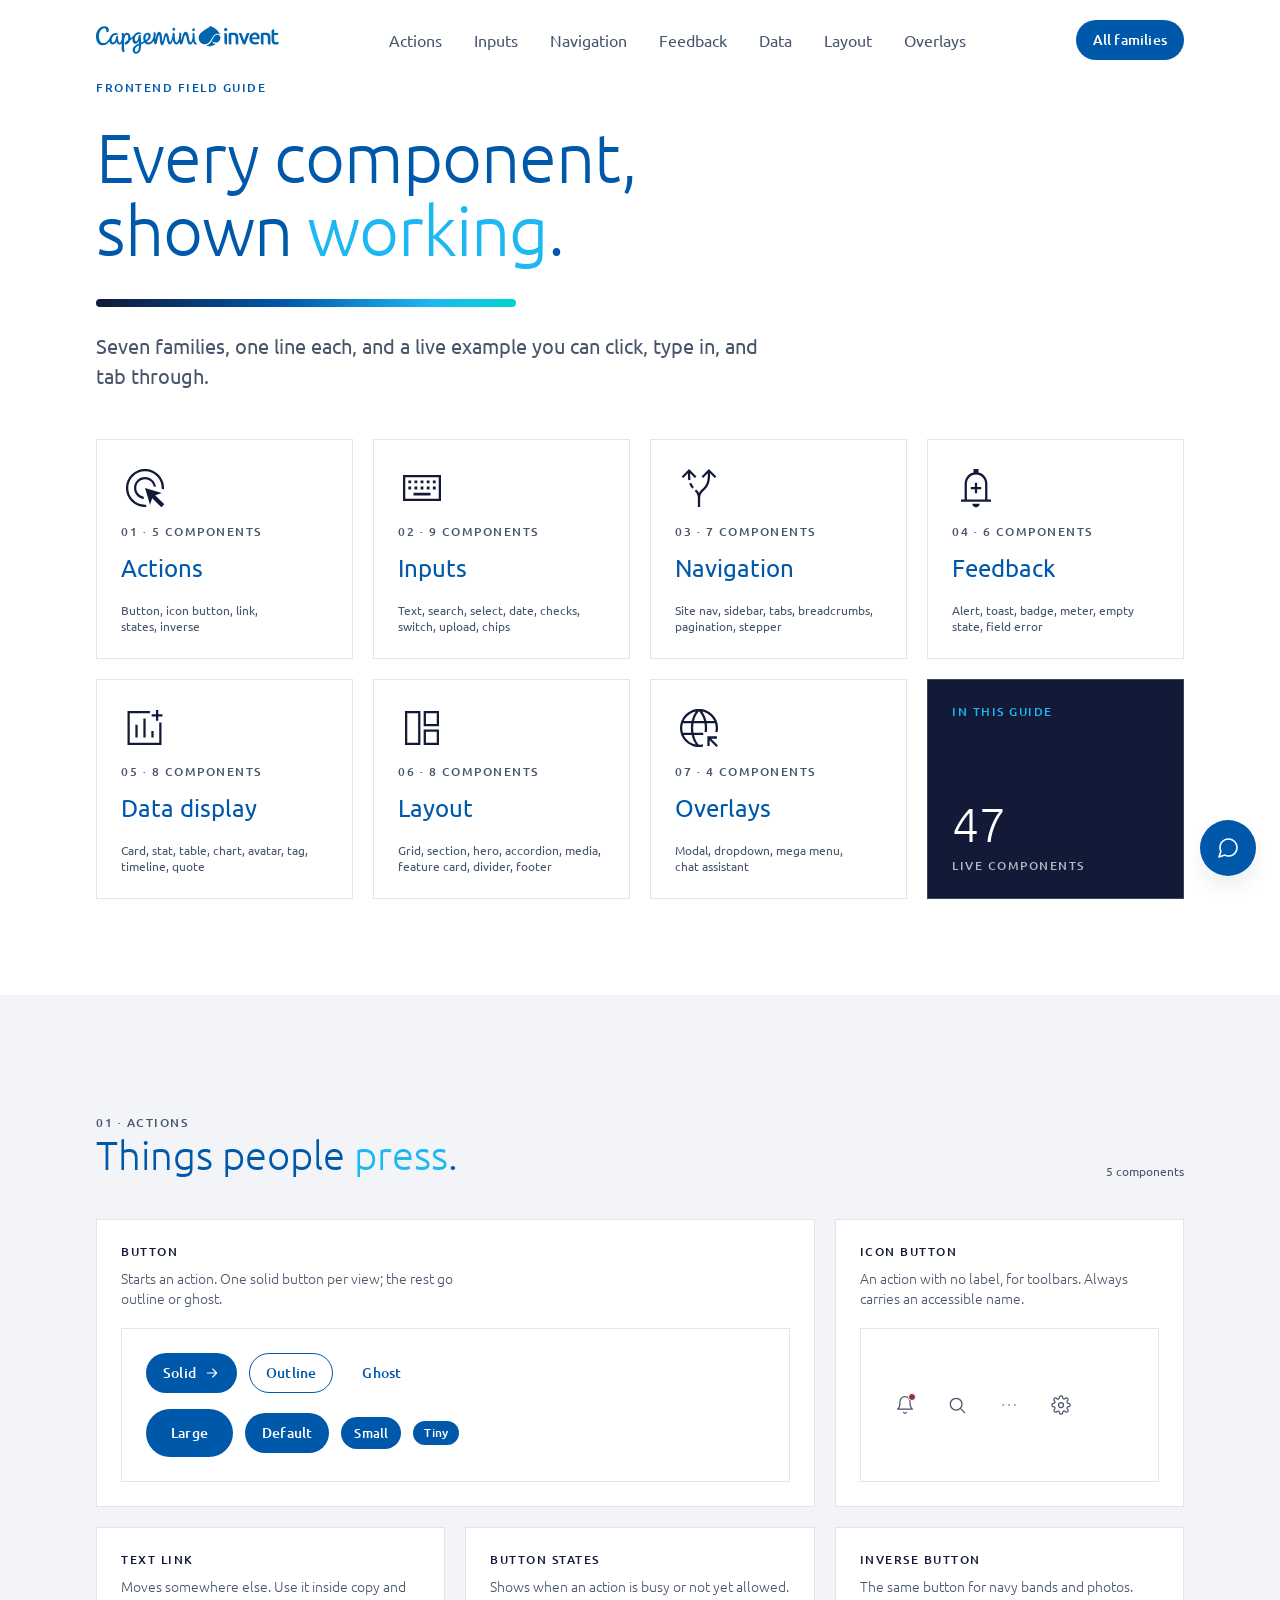
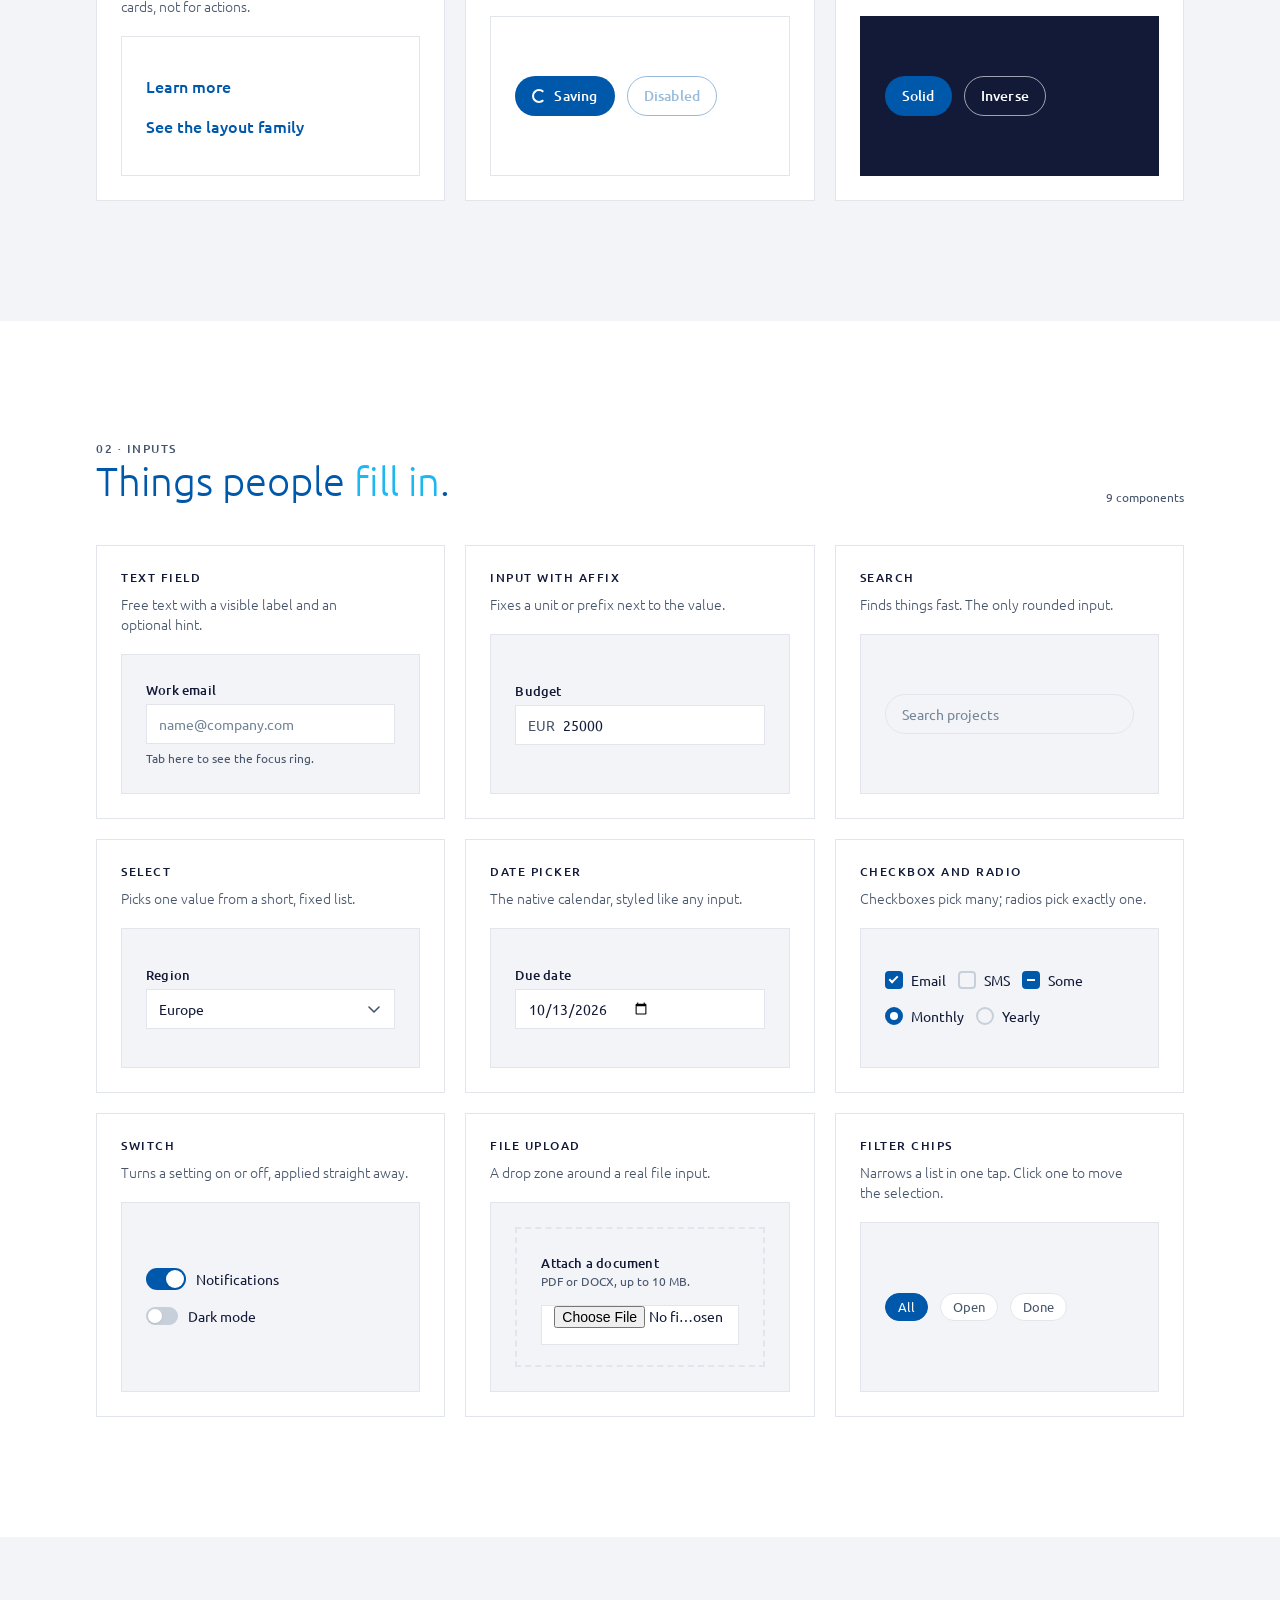
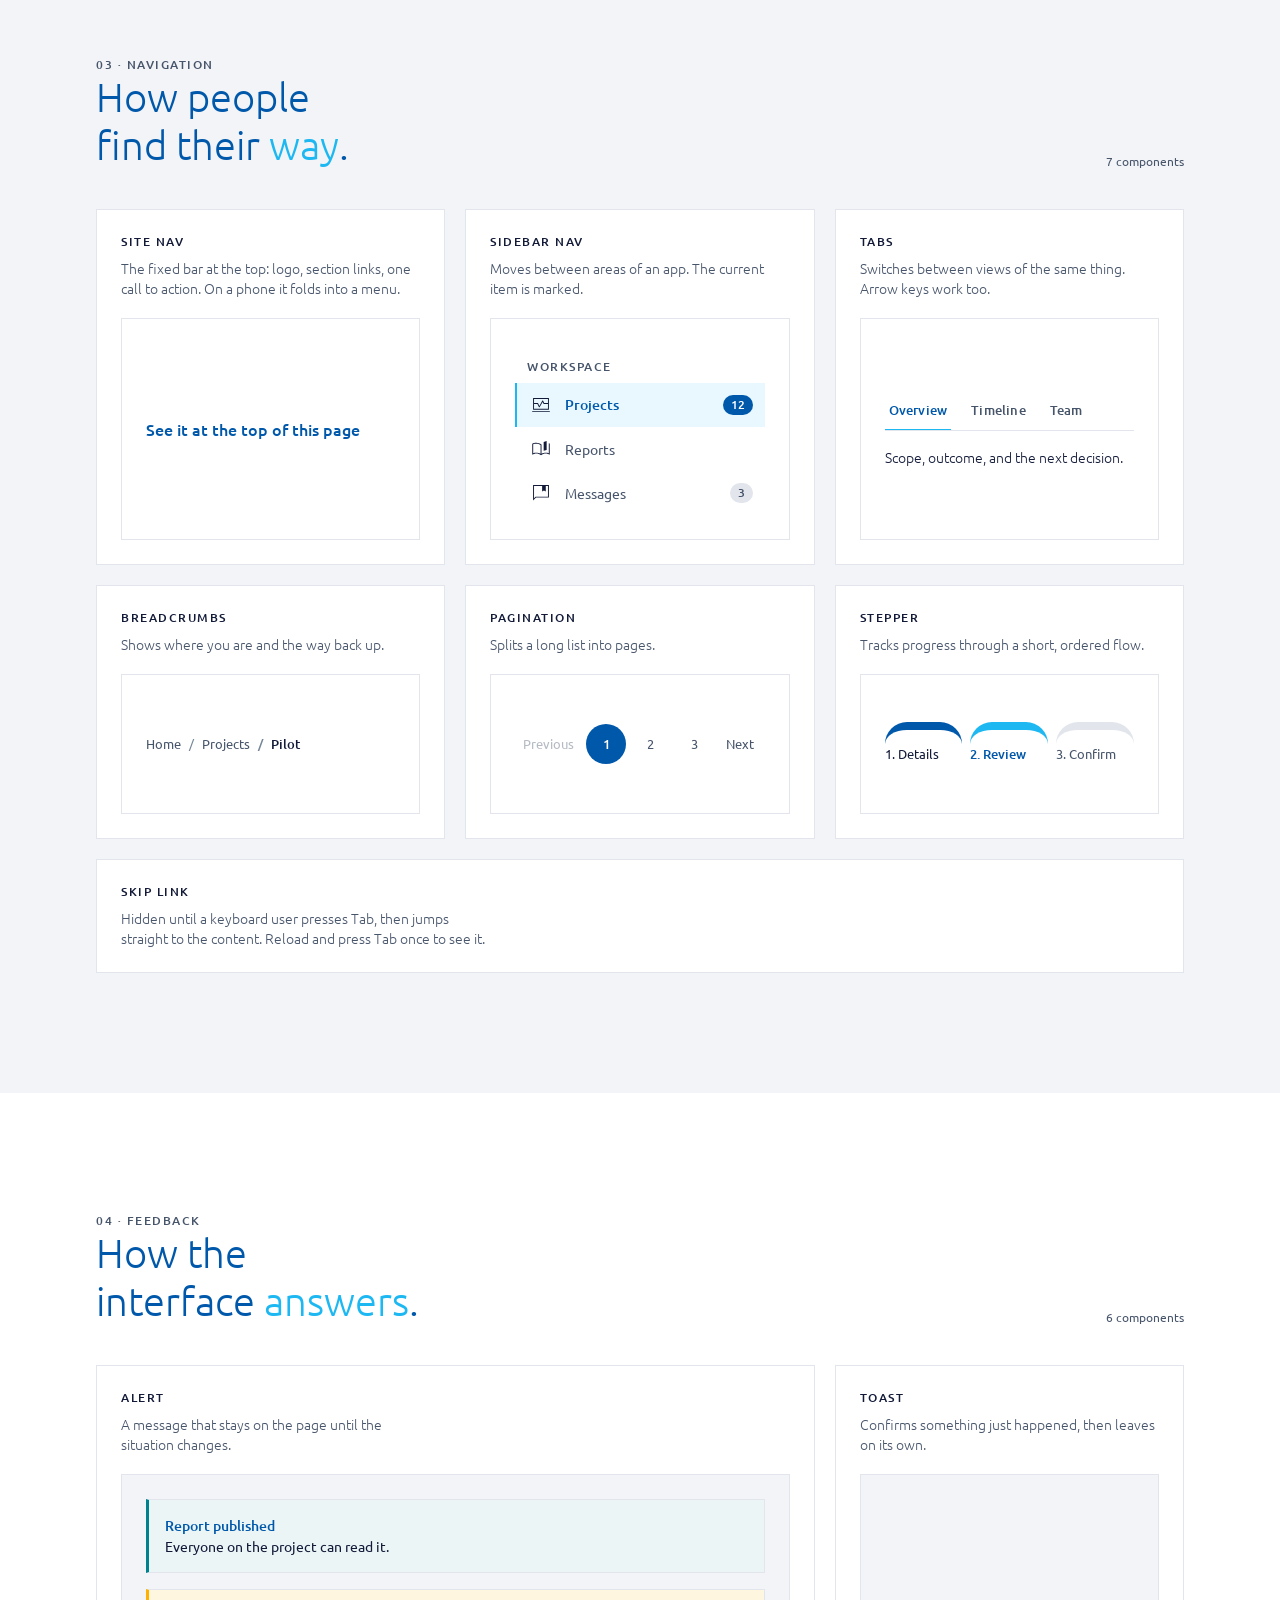
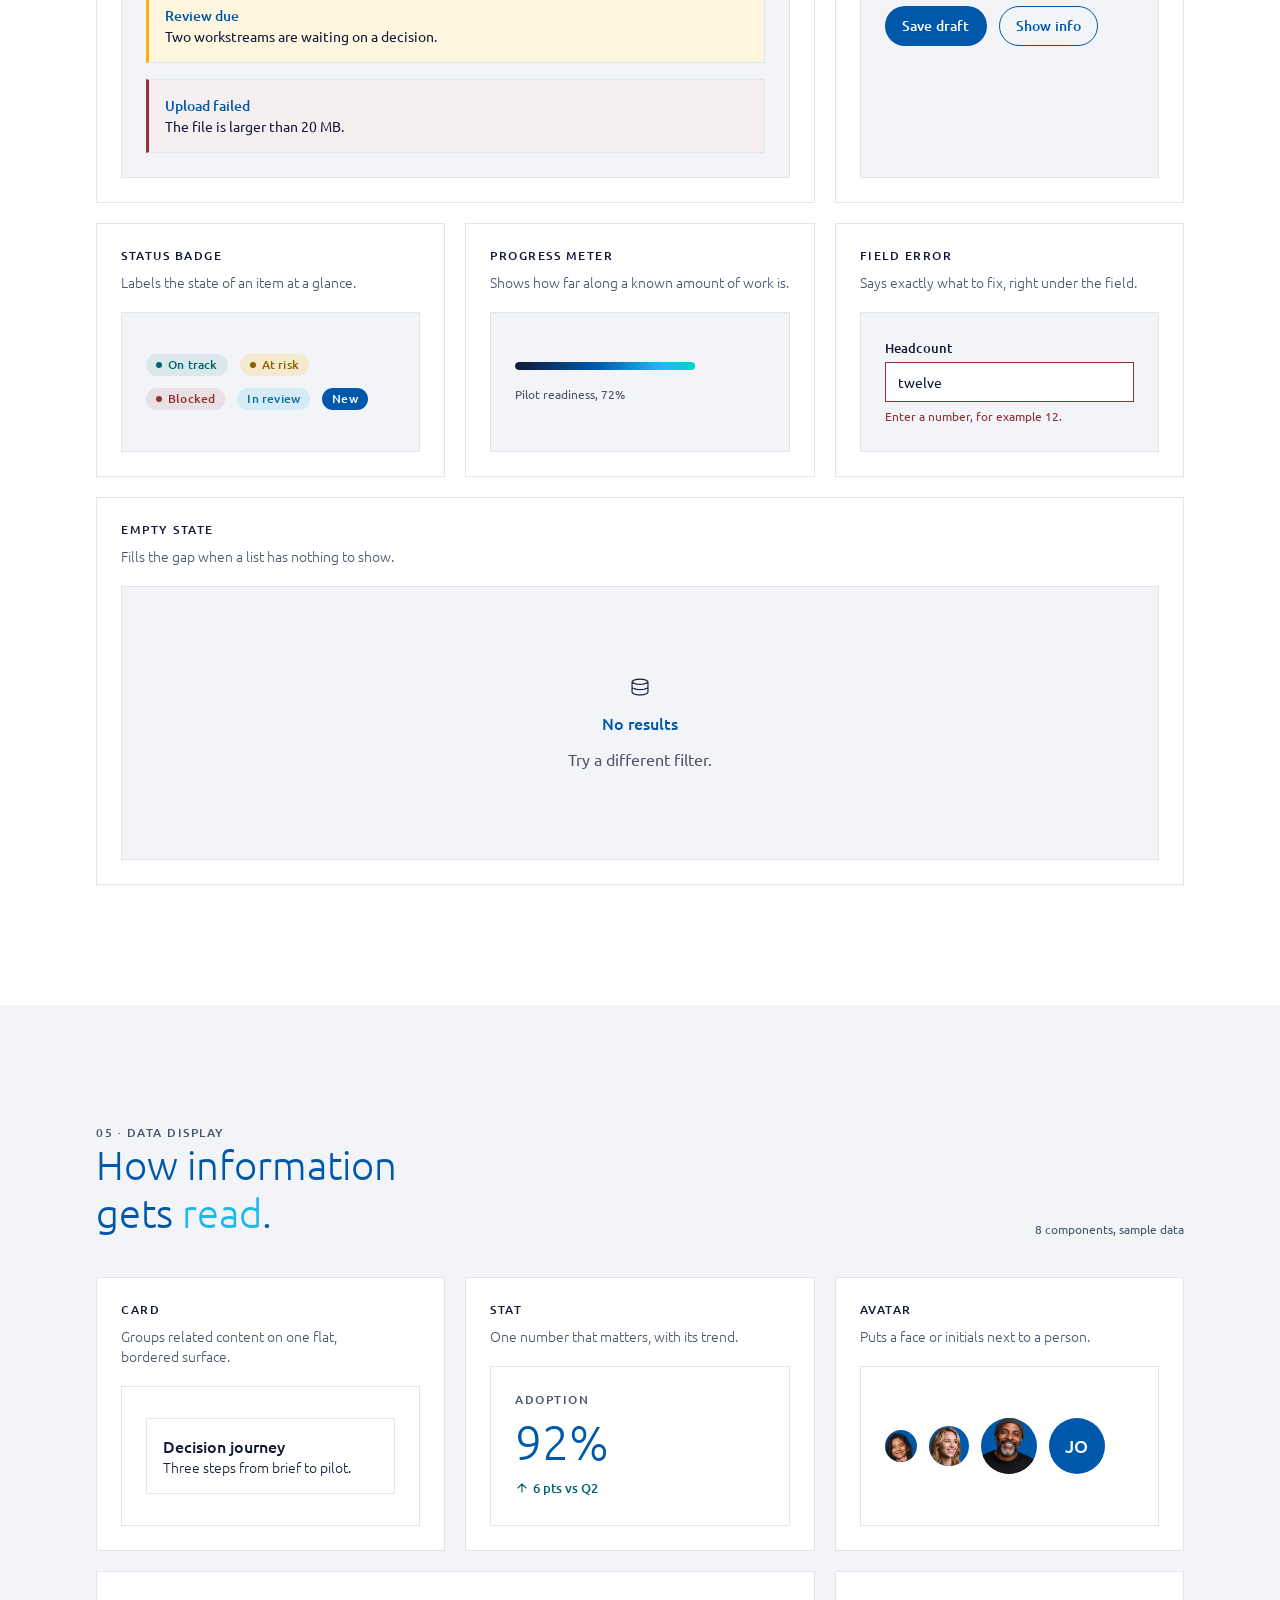
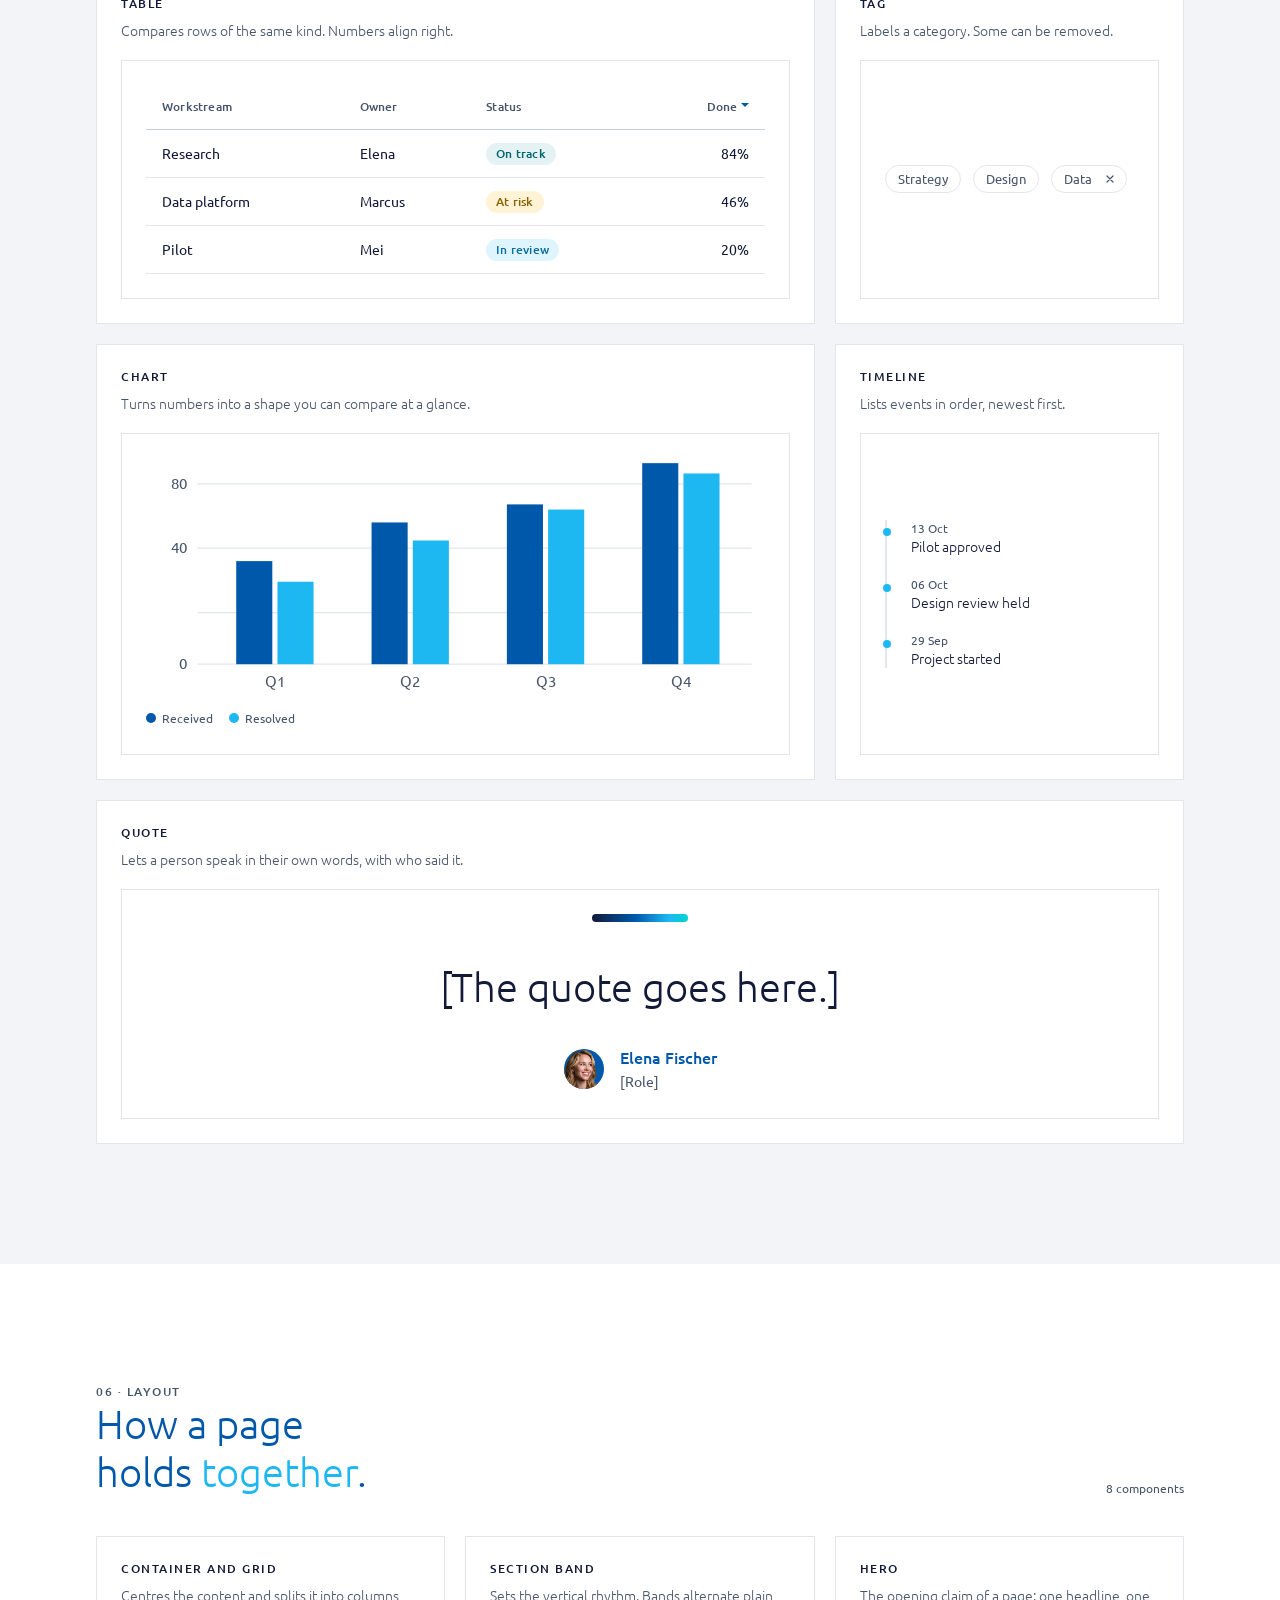
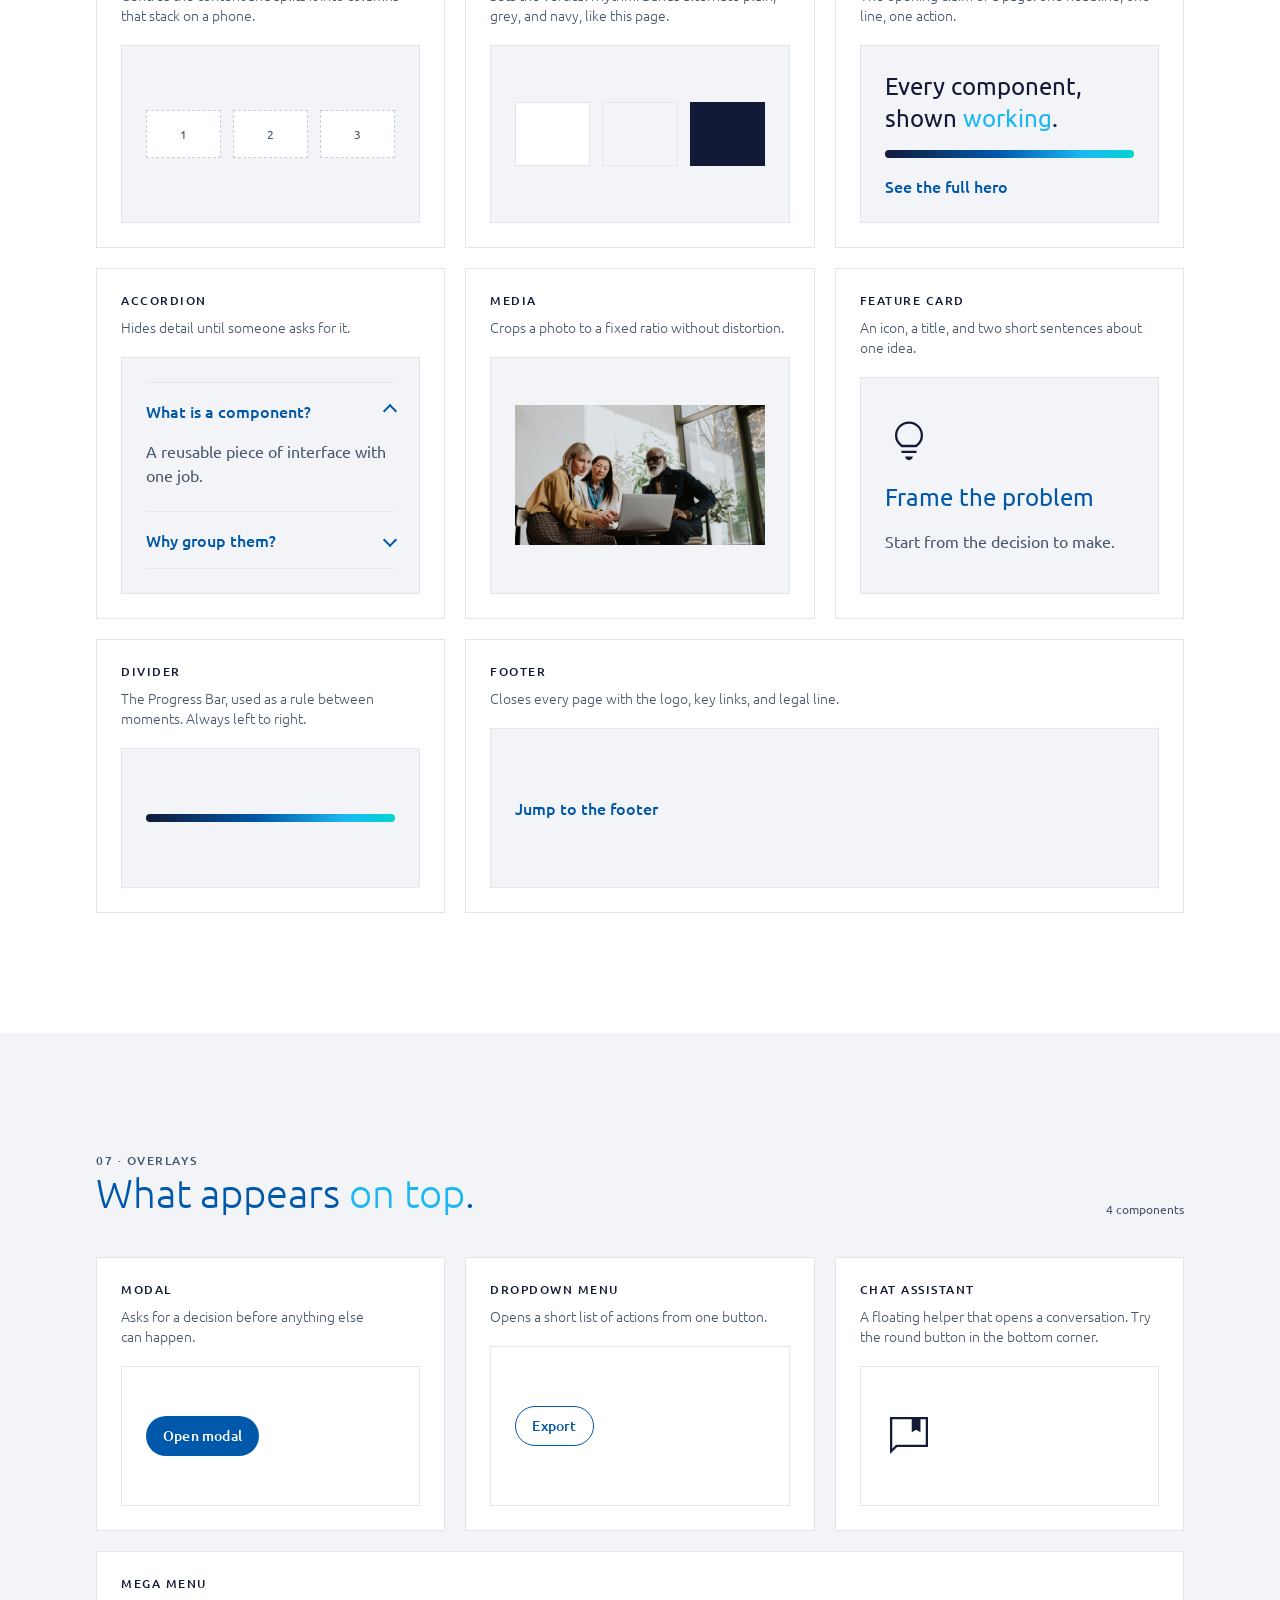
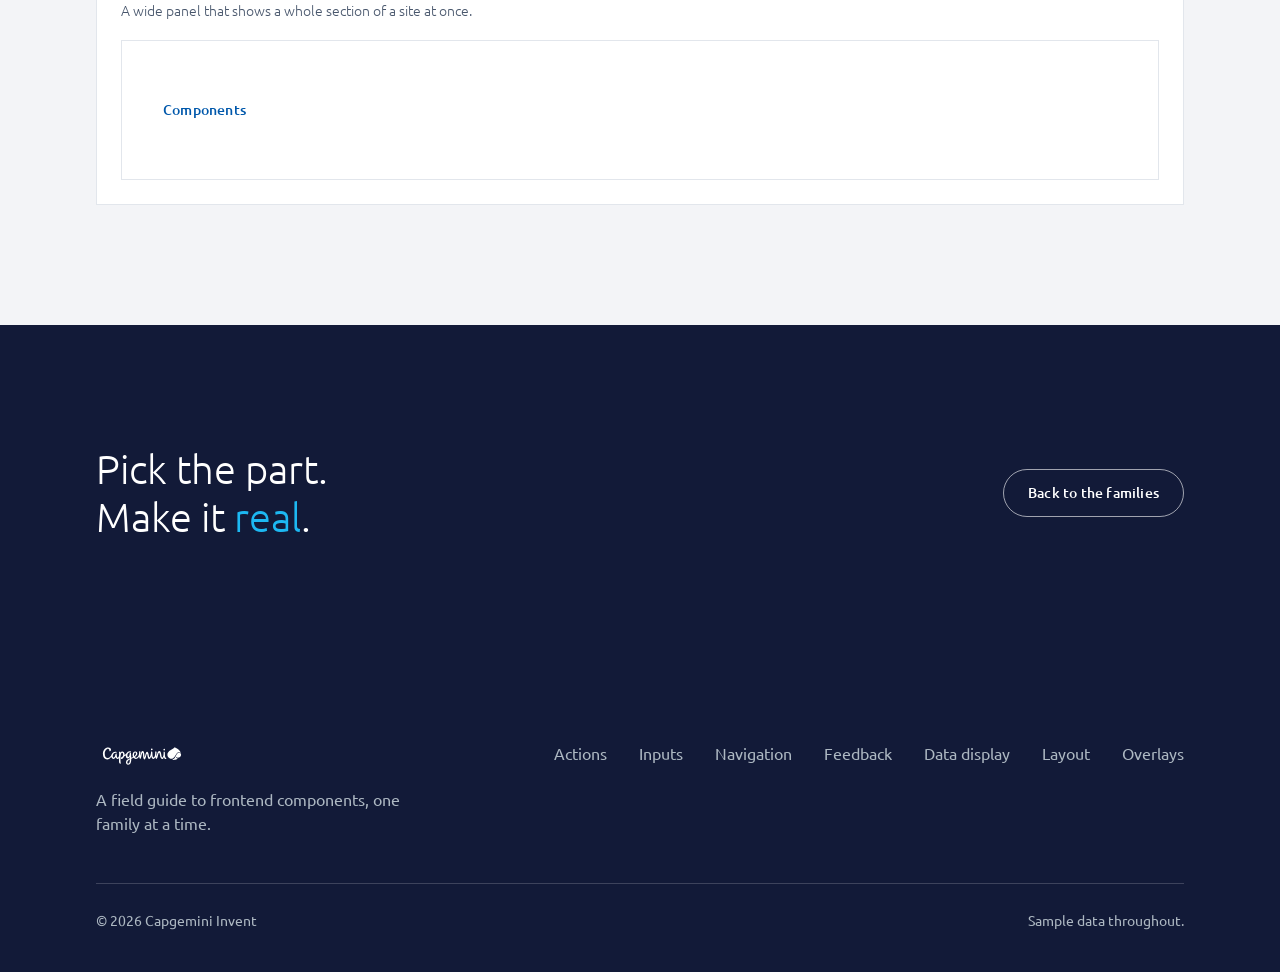
<file: components-showcase/index.html>
<!DOCTYPE html>
<html lang="en">
<head>
  <meta charset="UTF-8" />
  <meta name="viewport" content="width=device-width, initial-scale=1.0" />
  <title>Frontend components | Field guide</title>
  <meta name="description" content="A field guide to frontend components, grouped by family. Each one is explained in a line and rendered live." />

  <link rel="stylesheet" href="./styles.css" />
  <script src="./kit.js" defer></script>

  <style>
    /* Layout only. Every component on this page is a shared cg- class from components.css. */

    /* Family overview */
    .families { display: grid; grid-template-columns: repeat(4, minmax(0, 1fr)); gap: var(--space-5); margin-top: var(--space-12); }
    .family { display: flex; flex-direction: column; gap: var(--space-3); min-height: 220px; }
    .family__num { color: var(--text-secondary); }
    .family__list { margin-top: auto; color: var(--text-secondary); }
    .family--total { justify-content: space-between; }

    /* Family sections */
    .fam-head { display: flex; flex-wrap: wrap; align-items: flex-end; justify-content: space-between; gap: var(--space-6); margin-bottom: var(--space-10); }
    .fam-head__text { max-width: 46ch; }
    .fam-head__count { color: var(--text-secondary); }

    .gallery { display: grid; grid-template-columns: repeat(3, minmax(0, 1fr)); gap: var(--space-5); }
    .demo { display: flex; flex-direction: column; min-width: 0; }
    .demo--wide { grid-column: span 2; }
    .demo--full { grid-column: 1 / -1; }
    .demo--raised { position: relative; z-index: var(--z-dropdown); }
    .demo__name { display: block; margin-bottom: var(--space-2); }
    .demo__desc { color: var(--text-secondary); max-width: 46ch; }
    .demo__stage { display: flex; flex-direction: column; justify-content: center; gap: var(--space-4); margin-top: var(--space-5); padding: var(--space-6); flex: 1; min-height: 140px; background: var(--surface-sunken); border: var(--border-width-sm) solid var(--border-default); }
    .alt .demo__stage { background: var(--surface-base); }
    .demo__stage--dark { background: var(--surface-inverse); border-color: var(--surface-inverse); }
    .alt .demo__stage--dark { background: var(--surface-inverse); }
    .row { display: flex; flex-wrap: wrap; gap: var(--space-3); align-items: center; }
    .stack { display: flex; flex-direction: column; gap: var(--space-3); }
    .plain-fieldset { border: 0; min-width: 0; }
    .side-nav { max-width: 260px; width: 100%; }

    /* Small layout previews */
    .box { min-height: var(--space-12); border: var(--border-width-sm) dashed var(--border-strong); background: var(--surface-base); display: grid; place-items: center; color: var(--text-secondary); }
    .bands { display: grid; grid-template-columns: repeat(3, minmax(0, 1fr)); gap: var(--space-3); }
    .band { height: var(--space-16); border: var(--border-width-sm) solid var(--border-default); }
    .band--plain { background: var(--surface-base); }
    .band--sunken { background: var(--color-grey-1); }
    .band--inverse { background: var(--surface-inverse); border-color: var(--surface-inverse); }
    .mini-hero__title { max-width: 18ch; }
    .chart-wrap { width: 100%; }

    @media (max-width: 1024px) {
      .families { grid-template-columns: repeat(2, minmax(0, 1fr)); }
      .gallery { grid-template-columns: repeat(2, minmax(0, 1fr)); }
      .demo--wide { grid-column: 1 / -1; }
    }
    @media (max-width: 767px) {
      .families, .gallery { grid-template-columns: minmax(0, 1fr); }
      .family { min-height: 0; }
      .demo__stage { padding: var(--space-4); }
    }
  </style>
</head>

<body>
  <a class="cg-skip-link" href="#main">Skip to content</a>

  <!-- NAV (itself the Site nav component) -->
  <header class="cg-site-nav" id="top">
    <div class="cg-site-nav__inner">
      <a class="cg-site-nav__logo" href="#top" aria-label="Capgemini Invent home">
        <img src="./assets/logos/capgemini-invent.svg" alt="Capgemini Invent" />
      </a>
      <nav class="cg-site-nav__links" id="site-nav-links" aria-label="Primary">
        <a class="cg-site-nav__link" href="#actions">Actions</a>
        <a class="cg-site-nav__link" href="#inputs">Inputs</a>
        <a class="cg-site-nav__link" href="#navigation">Navigation</a>
        <a class="cg-site-nav__link" href="#feedback">Feedback</a>
        <a class="cg-site-nav__link" href="#data">Data</a>
        <a class="cg-site-nav__link" href="#layout">Layout</a>
        <a class="cg-site-nav__link" href="#overlays">Overlays</a>
      </nav>
      <a class="cg-btn cg-site-nav__cta" href="#families">All families</a>
      <button class="cg-site-nav__toggle" type="button" aria-label="Menu" aria-expanded="false" aria-controls="site-nav-links">
        <svg width="22" height="22" viewBox="0 0 24 24" fill="none" stroke="currentColor" stroke-width="2" stroke-linecap="round" aria-hidden="true"><path d="M3 6h18M3 12h18M3 18h18"/></svg>
      </button>
    </div>
  </header>

  <main id="main">

    <!-- HERO -->
    <section class="cg-hero" id="families">
      <div class="cg-container">
        <span class="cg-overline cg-eyebrow cg-eyebrow--brand cg-reveal">Frontend field guide</span>
        <h1 class="cg-display-1 cg-hero__title cg-reveal">Every component, shown <span class="cg-accent">working</span>.</h1>
        <div class="cg-hero__rule" aria-hidden="true"><hr class="cg-progress cg-progress--short cg-progress--animate" /></div>
        <p class="cg-lead cg-hero__lead cg-reveal">Seven families, one line each, and a live example you can click, type in, and tab through.</p>

        <div class="families">
          <a class="cg-card family cg-reveal" href="#actions">
            <img class="cg-icon cg-icon--lg" src="./assets/icons/kit/ads_click.svg" alt="" />
            <span class="cg-overline family__num">01 · 5 components</span>
            <h2 class="cg-headline-3">Actions</h2>
            <p class="cg-caption family__list">Button, icon button, link, states, inverse</p>
          </a>
          <a class="cg-card family cg-reveal" href="#inputs">
            <img class="cg-icon cg-icon--lg" src="./assets/icons/kit/keyboard.svg" alt="" />
            <span class="cg-overline family__num">02 · 9 components</span>
            <h2 class="cg-headline-3">Inputs</h2>
            <p class="cg-caption family__list">Text, search, select, date, checks, switch, upload, chips</p>
          </a>
          <a class="cg-card family cg-reveal" href="#navigation">
            <img class="cg-icon cg-icon--lg" src="./assets/icons/kit/alt_route.svg" alt="" />
            <span class="cg-overline family__num">03 · 7 components</span>
            <h2 class="cg-headline-3">Navigation</h2>
            <p class="cg-caption family__list">Site nav, sidebar, tabs, breadcrumbs, pagination, stepper</p>
          </a>
          <a class="cg-card family cg-reveal" href="#feedback">
            <img class="cg-icon cg-icon--lg" src="./assets/icons/kit/add_alert.svg" alt="" />
            <span class="cg-overline family__num">04 · 6 components</span>
            <h2 class="cg-headline-3">Feedback</h2>
            <p class="cg-caption family__list">Alert, toast, badge, meter, empty state, field error</p>
          </a>
          <a class="cg-card family cg-reveal" href="#data">
            <img class="cg-icon cg-icon--lg" src="./assets/icons/kit/add_chart.svg" alt="" />
            <span class="cg-overline family__num">05 · 8 components</span>
            <h2 class="cg-headline-3">Data display</h2>
            <p class="cg-caption family__list">Card, stat, table, chart, avatar, tag, timeline, quote</p>
          </a>
          <a class="cg-card family cg-reveal" href="#layout">
            <img class="cg-icon cg-icon--lg" src="./assets/icons/kit/auto_awesome_mosaic.svg" alt="" />
            <span class="cg-overline family__num">06 · 8 components</span>
            <h2 class="cg-headline-3">Layout</h2>
            <p class="cg-caption family__list">Grid, section, hero, accordion, media, feature card, divider, footer</p>
          </a>
          <a class="cg-card family cg-reveal" href="#overlays">
            <img class="cg-icon cg-icon--lg" src="./assets/icons/kit/captive_portal.svg" alt="" />
            <span class="cg-overline family__num">07 · 4 components</span>
            <h2 class="cg-headline-3">Overlays</h2>
            <p class="cg-caption family__list">Modal, dropdown, mega menu, chat assistant</p>
          </a>
          <div class="cg-card cg-card--dark family family--total cg-reveal">
            <span class="cg-overline cg-eyebrow cg-eyebrow--accent">In this guide</span>
            <div class="cg-stat">
              <span class="cg-stat__value">47</span>
              <span class="cg-stat__label">Live components</span>
            </div>
          </div>
        </div>
      </div>
    </section>

    <!-- 01 ACTIONS -->
    <section class="cg-section cg-section--sunken alt" id="actions">
      <div class="cg-container">
        <div class="fam-head cg-reveal">
          <div class="fam-head__text">
            <span class="cg-overline cg-eyebrow">01 · Actions</span>
            <h2 class="cg-headline-1">Things people <span class="cg-accent">press</span>.</h2>
          </div>
          <span class="cg-caption fam-head__count">5 components</span>
        </div>
        <div class="gallery">
          <article class="cg-card demo demo--wide cg-reveal">
            <span class="cg-overline demo__name">Button</span>
            <p class="cg-body-2 demo__desc">Starts an action. One solid button per view; the rest go outline or ghost.</p>
            <div class="demo__stage">
              <div class="row">
                <button class="cg-btn" type="button" data-cg-toast="Saved" data-cg-toast-tone="success">Solid <span class="cg-btn__arrow"><svg width="16" height="16" viewBox="0 0 24 24" fill="none" stroke="currentColor" stroke-width="1.6" stroke-linecap="round" stroke-linejoin="round" aria-hidden="true"><path d="M5 12h14m-6-6 6 6-6 6"/></svg></span></button>
                <button class="cg-btn cg-btn--outline" type="button">Outline</button>
                <button class="cg-btn cg-btn--ghost" type="button">Ghost</button>
              </div>
              <div class="row">
                <button class="cg-btn cg-btn--lg" type="button">Large</button>
                <button class="cg-btn" type="button">Default</button>
                <button class="cg-btn cg-btn--sm" type="button">Small</button>
                <button class="cg-btn cg-btn--xs" type="button">Tiny</button>
              </div>
            </div>
          </article>
          <article class="cg-card demo cg-reveal">
            <span class="cg-overline demo__name">Icon button</span>
            <p class="cg-body-2 demo__desc">An action with no label, for toolbars. Always carries an accessible name.</p>
            <div class="demo__stage">
              <div class="row">
                <button class="cg-icon-btn" type="button" aria-label="Notifications, 3 unread"><span class="cg-icon-btn__dot"></span><svg width="20" height="20" viewBox="0 0 24 24" fill="none" stroke="currentColor" stroke-width="1.5" stroke-linecap="round" stroke-linejoin="round" aria-hidden="true"><path d="M18 8a6 6 0 1 0-12 0c0 7-3 9-3 9h18s-3-2-3-9"/><path d="M13.7 21a2 2 0 0 1-3.4 0"/></svg></button>
                <button class="cg-icon-btn" type="button" aria-label="Search"><svg width="20" height="20" viewBox="0 0 24 24" fill="none" stroke="currentColor" stroke-width="1.5" stroke-linecap="round" aria-hidden="true"><circle cx="11" cy="11" r="7"/><path d="m21 21-4.3-4.3"/></svg></button>
                <button class="cg-icon-btn" type="button" aria-label="More options"><svg width="20" height="20" viewBox="0 0 24 24" fill="none" stroke="currentColor" stroke-width="2" stroke-linecap="round" aria-hidden="true"><path d="M5 12h.01M12 12h.01M19 12h.01"/></svg></button>
                <button class="cg-icon-btn" type="button" aria-label="Settings"><svg width="20" height="20" viewBox="0 0 24 24" fill="none" stroke="currentColor" stroke-width="1.5" stroke-linecap="round" stroke-linejoin="round" aria-hidden="true"><circle cx="12" cy="12" r="3"/><path d="M19.4 15a1.7 1.7 0 0 0 .3 1.8l.1.1a2 2 0 1 1-2.8 2.8l-.1-.1a1.7 1.7 0 0 0-1.8-.3 1.7 1.7 0 0 0-1 1.5V21a2 2 0 1 1-4 0v-.1a1.7 1.7 0 0 0-1.1-1.5 1.7 1.7 0 0 0-1.8.3l-.1.1a2 2 0 1 1-2.8-2.8l.1-.1a1.7 1.7 0 0 0 .3-1.8 1.7 1.7 0 0 0-1.5-1H3a2 2 0 1 1 0-4h.1a1.7 1.7 0 0 0 1.5-1.1 1.7 1.7 0 0 0-.3-1.8l-.1-.1a2 2 0 1 1 2.8-2.8l.1.1a1.7 1.7 0 0 0 1.8.3H9a1.7 1.7 0 0 0 1-1.5V3a2 2 0 1 1 4 0v.1a1.7 1.7 0 0 0 1 1.5 1.7 1.7 0 0 0 1.8-.3l.1-.1a2 2 0 1 1 2.8 2.8l-.1.1a1.7 1.7 0 0 0-.3 1.8V9a1.7 1.7 0 0 0 1.5 1H21a2 2 0 1 1 0 4h-.1a1.7 1.7 0 0 0-1.5 1z"/></svg></button>
              </div>
            </div>
          </article>
          <article class="cg-card demo cg-reveal">
            <span class="cg-overline demo__name">Text link</span>
            <p class="cg-body-2 demo__desc">Moves somewhere else. Use it inside copy and cards, not for actions.</p>
            <div class="demo__stage">
              <a class="cg-link" href="#data">Learn more</a>
              <a class="cg-link" href="#layout">See the layout family</a>
            </div>
          </article>
          <article class="cg-card demo cg-reveal">
            <span class="cg-overline demo__name">Button states</span>
            <p class="cg-body-2 demo__desc">Shows when an action is busy or not yet allowed.</p>
            <div class="demo__stage">
              <div class="row">
                <button class="cg-btn" type="button" aria-busy="true"><span class="cg-btn__spinner" aria-hidden="true"></span>Saving</button>
                <button class="cg-btn cg-btn--outline" type="button" disabled>Disabled</button>
              </div>
            </div>
          </article>
          <article class="cg-card demo cg-reveal">
            <span class="cg-overline demo__name">Inverse button</span>
            <p class="cg-body-2 demo__desc">The same button for navy bands and photos.</p>
            <div class="demo__stage demo__stage--dark">
              <div class="row">
                <button class="cg-btn" type="button">Solid</button>
                <button class="cg-btn cg-btn--inverse" type="button">Inverse</button>
              </div>
            </div>
          </article>
        </div>
      </div>
    </section>

    <!-- 02 INPUTS -->
    <section class="cg-section" id="inputs">
      <div class="cg-container">
        <div class="fam-head cg-reveal">
          <div class="fam-head__text">
            <span class="cg-overline cg-eyebrow">02 · Inputs</span>
            <h2 class="cg-headline-1">Things people <span class="cg-accent">fill in</span>.</h2>
          </div>
          <span class="cg-caption fam-head__count">9 components</span>
        </div>
        <div class="gallery">
          <article class="cg-card demo cg-reveal">
            <span class="cg-overline demo__name">Text field</span>
            <p class="cg-body-2 demo__desc">Free text with a visible label and an optional hint.</p>
            <div class="demo__stage">
              <div class="cg-field">
                <label class="cg-field__label" for="f-email">Work email</label>
                <input class="cg-input" id="f-email" type="email" placeholder="name@company.com" aria-describedby="f-email-hint" />
                <span class="cg-field__hint" id="f-email-hint">Tab here to see the focus ring.</span>
              </div>
            </div>
          </article>
          <article class="cg-card demo cg-reveal">
            <span class="cg-overline demo__name">Input with affix</span>
            <p class="cg-body-2 demo__desc">Fixes a unit or prefix next to the value.</p>
            <div class="demo__stage">
              <div class="cg-field">
                <label class="cg-field__label" for="f-amount">Budget</label>
                <div class="cg-input"><span class="cg-input__affix">EUR</span><input class="cg-input__native" id="f-amount" type="number" value="25000" /></div>
              </div>
            </div>
          </article>
          <article class="cg-card demo cg-reveal">
            <span class="cg-overline demo__name">Search</span>
            <p class="cg-body-2 demo__desc">Finds things fast. The only rounded input.</p>
            <div class="demo__stage">
              <label class="cg-sr-only" for="f-search">Search</label>
              <input class="cg-input cg-input--pill" id="f-search" type="search" placeholder="Search projects" />
            </div>
          </article>
          <article class="cg-card demo cg-reveal">
            <span class="cg-overline demo__name">Select</span>
            <p class="cg-body-2 demo__desc">Picks one value from a short, fixed list.</p>
            <div class="demo__stage">
              <div class="cg-field">
                <label class="cg-field__label" for="f-region">Region</label>
                <select class="cg-input" id="f-region"><option>Europe</option><option>North America</option><option>Asia Pacific</option></select>
              </div>
            </div>
          </article>
          <article class="cg-card demo cg-reveal">
            <span class="cg-overline demo__name">Date picker</span>
            <p class="cg-body-2 demo__desc">The native calendar, styled like any input.</p>
            <div class="demo__stage">
              <div class="cg-field">
                <label class="cg-field__label" for="f-due">Due date</label>
                <input class="cg-input" id="f-due" type="date" value="2026-10-13" />
              </div>
            </div>
          </article>
          <article class="cg-card demo cg-reveal">
            <span class="cg-overline demo__name">Checkbox and radio</span>
            <p class="cg-body-2 demo__desc">Checkboxes pick many; radios pick exactly one.</p>
            <div class="demo__stage">
              <div class="row">
                <label class="cg-check"><input type="checkbox" checked /><span class="cg-check__box"></span>Email</label>
                <label class="cg-check"><input type="checkbox" /><span class="cg-check__box"></span>SMS</label>
                <label class="cg-check"><input type="checkbox" id="chk-mixed" /><span class="cg-check__box"></span>Some</label>
              </div>
              <fieldset class="row plain-fieldset">
                <legend class="cg-sr-only">Billing</legend>
                <label class="cg-check cg-check--radio"><input type="radio" name="billing" checked /><span class="cg-check__box"></span>Monthly</label>
                <label class="cg-check cg-check--radio"><input type="radio" name="billing" /><span class="cg-check__box"></span>Yearly</label>
              </fieldset>
            </div>
          </article>
          <article class="cg-card demo cg-reveal">
            <span class="cg-overline demo__name">Switch</span>
            <p class="cg-body-2 demo__desc">Turns a setting on or off, applied straight away.</p>
            <div class="demo__stage">
              <label class="cg-switch"><input type="checkbox" role="switch" checked /><span class="cg-switch__track"></span>Notifications</label>
              <label class="cg-switch cg-switch--sm"><input type="checkbox" role="switch" /><span class="cg-switch__track"></span>Dark mode</label>
            </div>
          </article>
          <article class="cg-card demo cg-reveal">
            <span class="cg-overline demo__name">File upload</span>
            <p class="cg-body-2 demo__desc">A drop zone around a real file input.</p>
            <div class="demo__stage">
              <div class="cg-upload">
                <div class="cg-upload__text"><label class="cg-field__label" for="f-file">Attach a document</label><p class="cg-caption">PDF or DOCX, up to 10 MB.</p></div>
                <input class="cg-input" id="f-file" type="file" />
              </div>
            </div>
          </article>
          <article class="cg-card demo cg-reveal">
            <span class="cg-overline demo__name">Filter chips</span>
            <p class="cg-body-2 demo__desc">Narrows a list in one tap. Click one to move the selection.</p>
            <div class="demo__stage">
              <div class="row" data-cg-filter role="group" aria-label="Filter by status">
                <button class="cg-tag" type="button" aria-pressed="true">All</button>
                <button class="cg-tag" type="button" aria-pressed="false">Open</button>
                <button class="cg-tag" type="button" aria-pressed="false">Done</button>
              </div>
            </div>
          </article>
        </div>
      </div>
    </section>

    <!-- 03 NAVIGATION -->
    <section class="cg-section cg-section--sunken alt" id="navigation">
      <div class="cg-container">
        <div class="fam-head cg-reveal">
          <div class="fam-head__text">
            <span class="cg-overline cg-eyebrow">03 · Navigation</span>
            <h2 class="cg-headline-1">How people find their <span class="cg-accent">way</span>.</h2>
          </div>
          <span class="cg-caption fam-head__count">7 components</span>
        </div>
        <div class="gallery">
          <article class="cg-card demo cg-reveal">
            <span class="cg-overline demo__name">Site nav</span>
            <p class="cg-body-2 demo__desc">The fixed bar at the top: logo, section links, one call to action. On a phone it folds into a menu.</p>
            <div class="demo__stage">
              <a class="cg-link" href="#top">See it at the top of this page</a>
            </div>
          </article>
          <article class="cg-card demo cg-reveal">
            <span class="cg-overline demo__name">Sidebar nav</span>
            <p class="cg-body-2 demo__desc">Moves between areas of an app. The current item is marked.</p>
            <div class="demo__stage">
              <nav class="side-nav" aria-label="Sidebar example" data-cg-current>
                <div class="cg-nav-group">Workspace</div>
                <a class="cg-nav-item" href="#navigation" aria-current="page"><span class="cg-nav-item__icon"><img class="cg-icon cg-icon--sm" src="./assets/icons/kit/browse_activity.svg" alt="" /></span><span class="cg-nav-item__label">Projects</span><span class="cg-nav-item__count">12</span></a>
                <a class="cg-nav-item" href="#navigation"><span class="cg-nav-item__icon"><img class="cg-icon cg-icon--sm" src="./assets/icons/kit/book_ribbon.svg" alt="" /></span><span class="cg-nav-item__label">Reports</span></a>
                <a class="cg-nav-item" href="#navigation"><span class="cg-nav-item__icon"><img class="cg-icon cg-icon--sm" src="./assets/icons/kit/comment_bank.svg" alt="" /></span><span class="cg-nav-item__label">Messages</span><span class="cg-nav-item__count">3</span></a>
              </nav>
            </div>
          </article>
          <article class="cg-card demo cg-reveal">
            <span class="cg-overline demo__name">Tabs</span>
            <p class="cg-body-2 demo__desc">Switches between views of the same thing. Arrow keys work too.</p>
            <div class="demo__stage">
              <div class="cg-tabs" role="tablist" aria-label="Project views">
                <button class="cg-tab" type="button" role="tab" id="tab-a" aria-controls="panel-a" aria-selected="true">Overview</button>
                <button class="cg-tab" type="button" role="tab" id="tab-b" aria-controls="panel-b" aria-selected="false">Timeline</button>
                <button class="cg-tab" type="button" role="tab" id="tab-c" aria-controls="panel-c" aria-selected="false">Team</button>
              </div>
              <div class="cg-body-2" role="tabpanel" id="panel-a" aria-labelledby="tab-a">Scope, outcome, and the next decision.</div>
              <div class="cg-body-2" role="tabpanel" id="panel-b" aria-labelledby="tab-b" hidden>Four weeks of discovery, then two sprints.</div>
              <div class="cg-body-2" role="tabpanel" id="panel-c" aria-labelledby="tab-c" hidden>Jordan leads, with Elena and Mei.</div>
            </div>
          </article>
          <article class="cg-card demo cg-reveal">
            <span class="cg-overline demo__name">Breadcrumbs</span>
            <p class="cg-body-2 demo__desc">Shows where you are and the way back up.</p>
            <div class="demo__stage">
              <nav aria-label="Breadcrumb example"><ol class="cg-breadcrumbs"><li><a href="#navigation">Home</a></li><li><a href="#navigation">Projects</a></li><li aria-current="page">Pilot</li></ol></nav>
            </div>
          </article>
          <article class="cg-card demo cg-reveal">
            <span class="cg-overline demo__name">Pagination</span>
            <p class="cg-body-2 demo__desc">Splits a long list into pages.</p>
            <div class="demo__stage">
              <nav aria-label="Pagination example"><div class="cg-pagination"><a href="#navigation" aria-disabled="true">Previous</a><a href="#navigation" aria-current="page">1</a><a href="#navigation">2</a><a href="#navigation">3</a><a href="#navigation">Next</a></div></nav>
            </div>
          </article>
          <article class="cg-card demo cg-reveal">
            <span class="cg-overline demo__name">Stepper</span>
            <p class="cg-body-2 demo__desc">Tracks progress through a short, ordered flow.</p>
            <div class="demo__stage">
              <ol class="cg-stepper" aria-label="Progress"><li class="is-done">Details</li><li aria-current="step">Review</li><li>Confirm</li></ol>
            </div>
          </article>
          <article class="cg-card demo demo--full cg-reveal">
            <span class="cg-overline demo__name">Skip link</span>
            <p class="cg-body-2 demo__desc">Hidden until a keyboard user presses Tab, then jumps straight to the content. Reload and press Tab once to see it.</p>
          </article>
        </div>
      </div>
    </section>

    <!-- 04 FEEDBACK -->
    <section class="cg-section" id="feedback">
      <div class="cg-container">
        <div class="fam-head cg-reveal">
          <div class="fam-head__text">
            <span class="cg-overline cg-eyebrow">04 · Feedback</span>
            <h2 class="cg-headline-1">How the interface <span class="cg-accent">answers</span>.</h2>
          </div>
          <span class="cg-caption fam-head__count">6 components</span>
        </div>
        <div class="gallery">
          <article class="cg-card demo demo--wide cg-reveal">
            <span class="cg-overline demo__name">Alert</span>
            <p class="cg-body-2 demo__desc">A message that stays on the page until the situation changes.</p>
            <div class="demo__stage">
              <div class="cg-alert cg-alert--success" role="status"><div><p class="cg-alert__title">Report published</p><p>Everyone on the project can read it.</p></div></div>
              <div class="cg-alert cg-alert--warning" role="status"><div><p class="cg-alert__title">Review due</p><p>Two workstreams are waiting on a decision.</p></div></div>
              <div class="cg-alert cg-alert--error" role="status"><div><p class="cg-alert__title">Upload failed</p><p>The file is larger than 20 MB.</p></div></div>
            </div>
          </article>
          <article class="cg-card demo cg-reveal">
            <span class="cg-overline demo__name">Toast</span>
            <p class="cg-body-2 demo__desc">Confirms something just happened, then leaves on its own.</p>
            <div class="demo__stage">
              <div class="row">
                <button class="cg-btn" type="button" data-cg-toast="Draft saved" data-cg-toast-tone="success">Save draft</button>
                <button class="cg-btn cg-btn--outline" type="button" data-cg-toast="Sync paused until you reconnect">Show info</button>
              </div>
            </div>
          </article>
          <article class="cg-card demo cg-reveal">
            <span class="cg-overline demo__name">Status badge</span>
            <p class="cg-body-2 demo__desc">Labels the state of an item at a glance.</p>
            <div class="demo__stage">
              <div class="row">
                <span class="cg-badge cg-badge--success cg-badge--dot">On track</span>
                <span class="cg-badge cg-badge--warning cg-badge--dot">At risk</span>
                <span class="cg-badge cg-badge--error cg-badge--dot">Blocked</span>
                <span class="cg-badge cg-badge--info">In review</span>
                <span class="cg-badge cg-badge--brand">New</span>
              </div>
            </div>
          </article>
          <article class="cg-card demo cg-reveal">
            <span class="cg-overline demo__name">Progress meter</span>
            <p class="cg-body-2 demo__desc">Shows how far along a known amount of work is.</p>
            <div class="demo__stage">
              <div class="cg-meter" role="meter" aria-label="Pilot readiness" aria-valuenow="72" aria-valuemin="0" aria-valuemax="100"><div class="cg-meter__fill" style="--value: 72%"></div></div>
              <p class="cg-caption">Pilot readiness, 72%</p>
            </div>
          </article>
          <article class="cg-card demo cg-reveal">
            <span class="cg-overline demo__name">Field error</span>
            <p class="cg-body-2 demo__desc">Says exactly what to fix, right under the field.</p>
            <div class="demo__stage">
              <div class="cg-field cg-field--error">
                <label class="cg-field__label" for="f-budget">Headcount</label>
                <input class="cg-input" id="f-budget" type="text" value="twelve" aria-invalid="true" aria-describedby="f-budget-err" />
                <span class="cg-field__error" id="f-budget-err">Enter a number, for example 12.</span>
              </div>
            </div>
          </article>
          <article class="cg-card demo demo--full cg-reveal">
            <span class="cg-overline demo__name">Empty state</span>
            <p class="cg-body-2 demo__desc">Fills the gap when a list has nothing to show.</p>
            <div class="demo__stage">
              <div class="cg-empty"><img class="cg-icon" src="./assets/icons/kit/database.svg" alt="" /><p class="cg-empty__title">No results</p><p>Try a different filter.</p></div>
            </div>
          </article>
        </div>
      </div>
    </section>

    <!-- 05 DATA DISPLAY -->
    <section class="cg-section cg-section--sunken alt" id="data">
      <div class="cg-container">
        <div class="fam-head cg-reveal">
          <div class="fam-head__text">
            <span class="cg-overline cg-eyebrow">05 · Data display</span>
            <h2 class="cg-headline-1">How information gets <span class="cg-accent">read</span>.</h2>
          </div>
          <span class="cg-caption fam-head__count">8 components, sample data</span>
        </div>
        <div class="gallery">
          <article class="cg-card demo cg-reveal">
            <span class="cg-overline demo__name">Card</span>
            <p class="cg-body-2 demo__desc">Groups related content on one flat, bordered surface.</p>
            <div class="demo__stage">
              <div class="cg-card cg-card--sm"><h3 class="cg-card__title">Decision journey</h3><p class="cg-body-2">Three steps from brief to pilot.</p></div>
            </div>
          </article>
          <article class="cg-card demo cg-reveal">
            <span class="cg-overline demo__name">Stat</span>
            <p class="cg-body-2 demo__desc">One number that matters, with its trend.</p>
            <div class="demo__stage">
              <div class="cg-stat">
                <span class="cg-stat__label">Adoption</span>
                <span class="cg-stat__value">92%</span>
                <span class="cg-stat__trend cg-stat__trend--positive"><svg width="14" height="14" viewBox="0 0 24 24" fill="none" stroke="currentColor" stroke-width="2" stroke-linecap="round" stroke-linejoin="round" aria-hidden="true"><path d="M12 19V5M5 12l7-7 7 7"/></svg><span class="cg-sr-only">Up</span> 6 pts vs Q2</span>
              </div>
            </div>
          </article>
          <article class="cg-card demo cg-reveal">
            <span class="cg-overline demo__name">Avatar</span>
            <p class="cg-body-2 demo__desc">Puts a face or initials next to a person.</p>
            <div class="demo__stage">
              <div class="row">
                <span class="cg-avatar cg-avatar--sm"><img src="./assets/personas/person-3.png" alt="Mei Tan" /></span>
                <span class="cg-avatar"><img src="./assets/personas/person-2.png" alt="Elena Fischer" /></span>
                <span class="cg-avatar cg-avatar--lg"><img src="./assets/personas/person-1.png" alt="Marcus Reid" /></span>
                <span class="cg-avatar cg-avatar--lg" role="img" aria-label="Jordan">JO</span>
              </div>
            </div>
          </article>
          <article class="cg-card demo demo--wide cg-reveal">
            <span class="cg-overline demo__name">Table</span>
            <p class="cg-body-2 demo__desc">Compares rows of the same kind. Numbers align right.</p>
            <div class="demo__stage">
              <div class="cg-table-wrap">
                <table class="cg-table">
                  <thead><tr><th scope="col">Workstream</th><th scope="col">Owner</th><th scope="col">Status</th><th scope="col" class="cg-num" aria-sort="descending"><button class="cg-table__sort" type="button">Done</button></th></tr></thead>
                  <tbody>
                    <tr><td>Research</td><td>Elena</td><td><span class="cg-badge cg-badge--success">On track</span></td><td class="cg-num">84%</td></tr>
                    <tr><td>Data platform</td><td>Marcus</td><td><span class="cg-badge cg-badge--warning">At risk</span></td><td class="cg-num">46%</td></tr>
                    <tr><td>Pilot</td><td>Mei</td><td><span class="cg-badge cg-badge--info">In review</span></td><td class="cg-num">20%</td></tr>
                  </tbody>
                </table>
              </div>
            </div>
          </article>
          <article class="cg-card demo cg-reveal">
            <span class="cg-overline demo__name">Tag</span>
            <p class="cg-body-2 demo__desc">Labels a category. Some can be removed.</p>
            <div class="demo__stage">
              <div class="row">
                <span class="cg-tag">Strategy</span>
                <span class="cg-tag">Design</span>
                <span class="cg-tag">Data<button class="cg-tag__remove" type="button" aria-label="Remove Data"><svg width="12" height="12" viewBox="0 0 24 24" fill="none" stroke="currentColor" stroke-width="2.4" stroke-linecap="round" aria-hidden="true"><path d="M18 6 6 18M6 6l12 12"/></svg></button></span>
              </div>
            </div>
          </article>
          <article class="cg-card demo demo--wide cg-reveal">
            <span class="cg-overline demo__name">Chart</span>
            <p class="cg-body-2 demo__desc">Turns numbers into a shape you can compare at a glance.</p>
            <div class="demo__stage">
              <div class="chart-wrap">
                <svg class="cg-chart" viewBox="0 0 480 180" role="img" aria-label="Sample bar chart of tickets per quarter. Received: 40, 55, 62, 78. Resolved: 32, 48, 60, 74.">
                  <g class="cg-chart__grid" stroke-width="1"><line x1="40" y1="20" x2="470" y2="20"/><line x1="40" y1="70" x2="470" y2="70"/><line x1="40" y1="120" x2="470" y2="120"/><line x1="40" y1="160" x2="470" y2="160"/></g>
                  <g class="cg-chart__axis" text-anchor="end"><text x="32" y="24">80</text><text x="32" y="74">40</text><text x="32" y="164">0</text></g>
                  <g class="cg-series-1">
                    <rect x="70" y="80" width="28" height="80" fill="currentColor"/>
                    <rect x="175" y="50" width="28" height="110" fill="currentColor"/>
                    <rect x="280" y="36" width="28" height="124" fill="currentColor"/>
                    <rect x="385" y="4" width="28" height="156" fill="currentColor"/>
                  </g>
                  <g class="cg-series-2">
                    <rect x="102" y="96" width="28" height="64" fill="currentColor"/>
                    <rect x="207" y="64" width="28" height="96" fill="currentColor"/>
                    <rect x="312" y="40" width="28" height="120" fill="currentColor"/>
                    <rect x="417" y="12" width="28" height="148" fill="currentColor"/>
                  </g>
                  <g class="cg-chart__axis" text-anchor="middle"><text x="100" y="178">Q1</text><text x="205" y="178">Q2</text><text x="310" y="178">Q3</text><text x="415" y="178">Q4</text></g>
                </svg>
              </div>
              <ul class="cg-legend"><li class="cg-legend__item cg-series-1"><span>Received</span></li><li class="cg-legend__item cg-series-2"><span>Resolved</span></li></ul>
            </div>
          </article>
          <article class="cg-card demo cg-reveal">
            <span class="cg-overline demo__name">Timeline</span>
            <p class="cg-body-2 demo__desc">Lists events in order, newest first.</p>
            <div class="demo__stage">
              <ol class="cg-timeline">
                <li class="cg-timeline__item"><p class="cg-caption">13 Oct</p><p class="cg-body-2">Pilot approved</p></li>
                <li class="cg-timeline__item"><p class="cg-caption">06 Oct</p><p class="cg-body-2">Design review held</p></li>
                <li class="cg-timeline__item"><p class="cg-caption">29 Sep</p><p class="cg-body-2">Project started</p></li>
              </ol>
            </div>
          </article>
          <article class="cg-card demo demo--full cg-reveal">
            <span class="cg-overline demo__name">Quote</span>
            <p class="cg-body-2 demo__desc">Lets a person speak in their own words, with who said it.</p>
            <div class="demo__stage">
              <figure class="cg-quote">
                <hr class="cg-progress cg-progress--short cg-quote__rule" aria-hidden="true" />
                <blockquote class="cg-quote__text">[The quote goes here.]</blockquote>
                <figcaption class="cg-quote__person"><span class="cg-avatar"><img src="./assets/personas/person-2.png" alt="" /></span><span><cite class="cg-quote__name">Elena Fischer</cite><span class="cg-quote__role">[Role]</span></span></figcaption>
              </figure>
            </div>
          </article>
        </div>
      </div>
    </section>

    <!-- 06 LAYOUT -->
    <section class="cg-section" id="layout">
      <div class="cg-container">
        <div class="fam-head cg-reveal">
          <div class="fam-head__text">
            <span class="cg-overline cg-eyebrow">06 · Layout</span>
            <h2 class="cg-headline-1">How a page holds <span class="cg-accent">together</span>.</h2>
          </div>
          <span class="cg-caption fam-head__count">8 components</span>
        </div>
        <div class="gallery">
          <article class="cg-card demo cg-reveal">
            <span class="cg-overline demo__name">Container and grid</span>
            <p class="cg-body-2 demo__desc">Centres the content and splits it into columns that stack on a phone.</p>
            <div class="demo__stage">
              <div class="cg-grid cg-grid--2up" style="--cols: 3; gap: var(--space-3)"><div class="box cg-caption">1</div><div class="box cg-caption">2</div><div class="box cg-caption">3</div></div>
            </div>
          </article>
          <article class="cg-card demo cg-reveal">
            <span class="cg-overline demo__name">Section band</span>
            <p class="cg-body-2 demo__desc">Sets the vertical rhythm. Bands alternate plain, grey, and navy, like this page.</p>
            <div class="demo__stage">
              <div class="bands" aria-hidden="true"><div class="band band--plain"></div><div class="band band--sunken"></div><div class="band band--inverse"></div></div>
            </div>
          </article>
          <article class="cg-card demo cg-reveal">
            <span class="cg-overline demo__name">Hero</span>
            <p class="cg-body-2 demo__desc">The opening claim of a page: one headline, one line, one action.</p>
            <div class="demo__stage">
              <p class="cg-headline-3 mini-hero__title">Every component, shown <span class="cg-accent">working</span>.</p>
              <hr class="cg-progress cg-progress--short" aria-hidden="true" />
              <a class="cg-link" href="#families">See the full hero</a>
            </div>
          </article>
          <article class="cg-card demo cg-reveal">
            <span class="cg-overline demo__name">Accordion</span>
            <p class="cg-body-2 demo__desc">Hides detail until someone asks for it.</p>
            <div class="demo__stage">
              <div>
                <details class="cg-accordion" open><summary>What is a component?</summary><div class="cg-accordion__body">A reusable piece of interface with one job.</div></details>
                <details class="cg-accordion"><summary>Why group them?</summary><div class="cg-accordion__body">So you reach for the right one faster.</div></details>
              </div>
            </div>
          </article>
          <article class="cg-card demo cg-reveal">
            <span class="cg-overline demo__name">Media</span>
            <p class="cg-body-2 demo__desc">Crops a photo to a fixed ratio without distortion.</p>
            <div class="demo__stage">
              <div class="cg-media cg-media--16x9"><img src="./assets/imagery/human-presentation.jpg" alt="Three colleagues around a laptop in a bright office" /></div>
            </div>
          </article>
          <article class="cg-card demo cg-reveal">
            <span class="cg-overline demo__name">Feature card</span>
            <p class="cg-body-2 demo__desc">An icon, a title, and two short sentences about one idea.</p>
            <div class="demo__stage">
              <div class="cg-feature-card">
                <img class="cg-icon cg-icon--lg" src="./assets/icons/kit/lightbulb.svg" alt="" />
                <h3 class="cg-feature-card__title">Frame the problem</h3>
                <p class="cg-feature-card__body">Start from the decision to make.</p>
              </div>
            </div>
          </article>
          <article class="cg-card demo cg-reveal">
            <span class="cg-overline demo__name">Divider</span>
            <p class="cg-body-2 demo__desc">The Progress Bar, used as a rule between moments. Always left to right.</p>
            <div class="demo__stage">
              <hr class="cg-progress" aria-hidden="true" />
            </div>
          </article>
          <article class="cg-card demo demo--wide cg-reveal">
            <span class="cg-overline demo__name">Footer</span>
            <p class="cg-body-2 demo__desc">Closes every page with the logo, key links, and legal line.</p>
            <div class="demo__stage">
              <a class="cg-link" href="#footer">Jump to the footer</a>
            </div>
          </article>
        </div>
      </div>
    </section>

    <!-- 07 OVERLAYS -->
    <section class="cg-section cg-section--sunken alt" id="overlays">
      <div class="cg-container">
        <div class="fam-head cg-reveal">
          <div class="fam-head__text">
            <span class="cg-overline cg-eyebrow">07 · Overlays</span>
            <h2 class="cg-headline-1">What appears <span class="cg-accent">on top</span>.</h2>
          </div>
          <span class="cg-caption fam-head__count">4 components</span>
        </div>
        <div class="gallery">
          <article class="cg-card demo cg-reveal">
            <span class="cg-overline demo__name">Modal</span>
            <p class="cg-body-2 demo__desc">Asks for a decision before anything else can happen.</p>
            <div class="demo__stage">
              <div class="row"><button class="cg-btn" type="button" data-cg-open="demo-modal">Open modal</button></div>
              <dialog class="cg-modal" id="demo-modal" aria-labelledby="demo-modal-title">
                <div class="cg-modal__head">
                  <h2 class="cg-modal__title" id="demo-modal-title">Publish the report?</h2>
                  <button class="cg-icon-btn" type="button" data-cg-close aria-label="Close"><svg width="20" height="20" viewBox="0 0 24 24" fill="none" stroke="currentColor" stroke-width="1.6" stroke-linecap="round" aria-hidden="true"><path d="M18 6 6 18M6 6l12 12"/></svg></button>
                </div>
                <div class="cg-modal__body"><p>Everyone on the project can read it once it is published.</p></div>
                <div class="cg-modal__foot">
                  <button class="cg-btn cg-btn--ghost" type="button" data-cg-close>Cancel</button>
                  <button class="cg-btn" type="button" data-cg-close data-cg-toast="Report published" data-cg-toast-tone="success">Publish</button>
                </div>
              </dialog>
            </div>
          </article>
          <article class="cg-card demo demo--raised cg-reveal">
            <span class="cg-overline demo__name">Dropdown menu</span>
            <p class="cg-body-2 demo__desc">Opens a short list of actions from one button.</p>
            <div class="demo__stage">
              <div class="row">
                <details class="cg-dropdown">
                  <summary class="cg-btn cg-btn--outline">Export</summary>
                  <div class="cg-dropdown__menu">
                    <div class="cg-dropdown__label">Format</div>
                    <button class="cg-dropdown__item" type="button" data-cg-toast="Exported as PDF">PDF report</button>
                    <button class="cg-dropdown__item" type="button" data-cg-toast="Exported as CSV">CSV data</button>
                    <div class="cg-dropdown__sep"></div>
                    <button class="cg-dropdown__item" type="button" data-cg-toast="Link copied">Copy link</button>
                  </div>
                </details>
              </div>
            </div>
          </article>
          <article class="cg-card demo cg-reveal">
            <span class="cg-overline demo__name">Chat assistant</span>
            <p class="cg-body-2 demo__desc">A floating helper that opens a conversation. Try the round button in the bottom corner.</p>
            <div class="demo__stage">
              <img class="cg-icon cg-icon--lg" src="./assets/icons/kit/comment_bank.svg" alt="" />
            </div>
          </article>
          <article class="cg-card demo demo--full demo--raised cg-reveal">
            <span class="cg-overline demo__name">Mega menu</span>
            <p class="cg-body-2 demo__desc">A wide panel that shows a whole section of a site at once.</p>
            <div class="demo__stage">
              <div class="row">
                <details class="cg-dropdown cg-dropdown--mega">
                  <summary class="cg-btn cg-btn--ghost">Components</summary>
                  <div class="cg-dropdown__menu">
                    <div class="cg-dropdown__intro">
                      <div class="cg-dropdown__intro-title">Components</div>
                      <p>Jump to any family in this guide.</p>
                    </div>
                    <div class="cg-dropdown__columns">
                      <div><div class="cg-dropdown__label">Interact</div><a class="cg-dropdown__item" href="#actions">Actions</a><a class="cg-dropdown__item" href="#inputs">Inputs</a><a class="cg-dropdown__item" href="#navigation">Navigation</a></div>
                      <div><div class="cg-dropdown__label">Show</div><a class="cg-dropdown__item" href="#feedback">Feedback</a><a class="cg-dropdown__item" href="#data">Data display</a></div>
                      <div><div class="cg-dropdown__label">Structure</div><a class="cg-dropdown__item" href="#layout">Layout</a><a class="cg-dropdown__item" href="#overlays">Overlays</a></div>
                    </div>
                  </div>
                </details>
              </div>
            </div>
          </article>
        </div>
      </div>
    </section>

    <!-- CTA -->
    <section class="cg-section cg-section--inverse">
      <div class="cg-container cg-cta">
        <h2 class="cg-headline-1 cg-cta__title cg-reveal">Pick the part. Make it <span class="cg-accent">real</span>.</h2>
        <div class="cg-cta__actions cg-reveal">
          <a class="cg-btn cg-btn--lg cg-btn--inverse" href="#families">Back to the families</a>
        </div>
      </div>
    </section>

  </main>

  <footer class="cg-footer" id="footer">
    <div class="cg-container">
      <div class="cg-footer__top">
        <div>
          <a class="cg-footer__logo" href="#top"><img src="./assets/logos/capgemini-primary-white.svg" alt="Capgemini" /></a>
          <p class="cg-footer__tagline">A field guide to frontend components, one family at a time.</p>
        </div>
        <nav class="cg-footer__links" aria-label="Footer">
          <a href="#actions">Actions</a>
          <a href="#inputs">Inputs</a>
          <a href="#navigation">Navigation</a>
          <a href="#feedback">Feedback</a>
          <a href="#data">Data display</a>
          <a href="#layout">Layout</a>
          <a href="#overlays">Overlays</a>
        </nav>
      </div>
      <hr class="cg-footer__divider" />
      <div class="cg-footer__bottom"><span>© 2026 Capgemini Invent</span><span>Sample data throughout.</span></div>
    </div>
  </footer>

  <script>
    document.getElementById("chk-mixed").indeterminate = true;
    window.CG_CHAT = {
      title: "Component helper",
      subtitle: "Ask which part fits",
      greeting: "Hi. Tell me what you are building and I will point you to a component.",
      suggestions: ["Which input picks one value?", "When do I use a toast?"],
      placeholder: "Ask about a component"
    };
  </script>
</body>
</html>
</file>
<file: components-showcase/styles.css>
/* Capgemini Invent Design System - Root Stylesheet
   Import this one file to get everything: fonts, tokens, base reset.
   Never add inline rules here - add imports only. */

@import "./tokens/fonts.css";
@import "./tokens/colors.css";
@import "./tokens/typography.css";
@import "./tokens/spacing.css";
@import "./tokens/motion.css";
@import "./tokens/base.css";
@import "./components.css";
</file>
